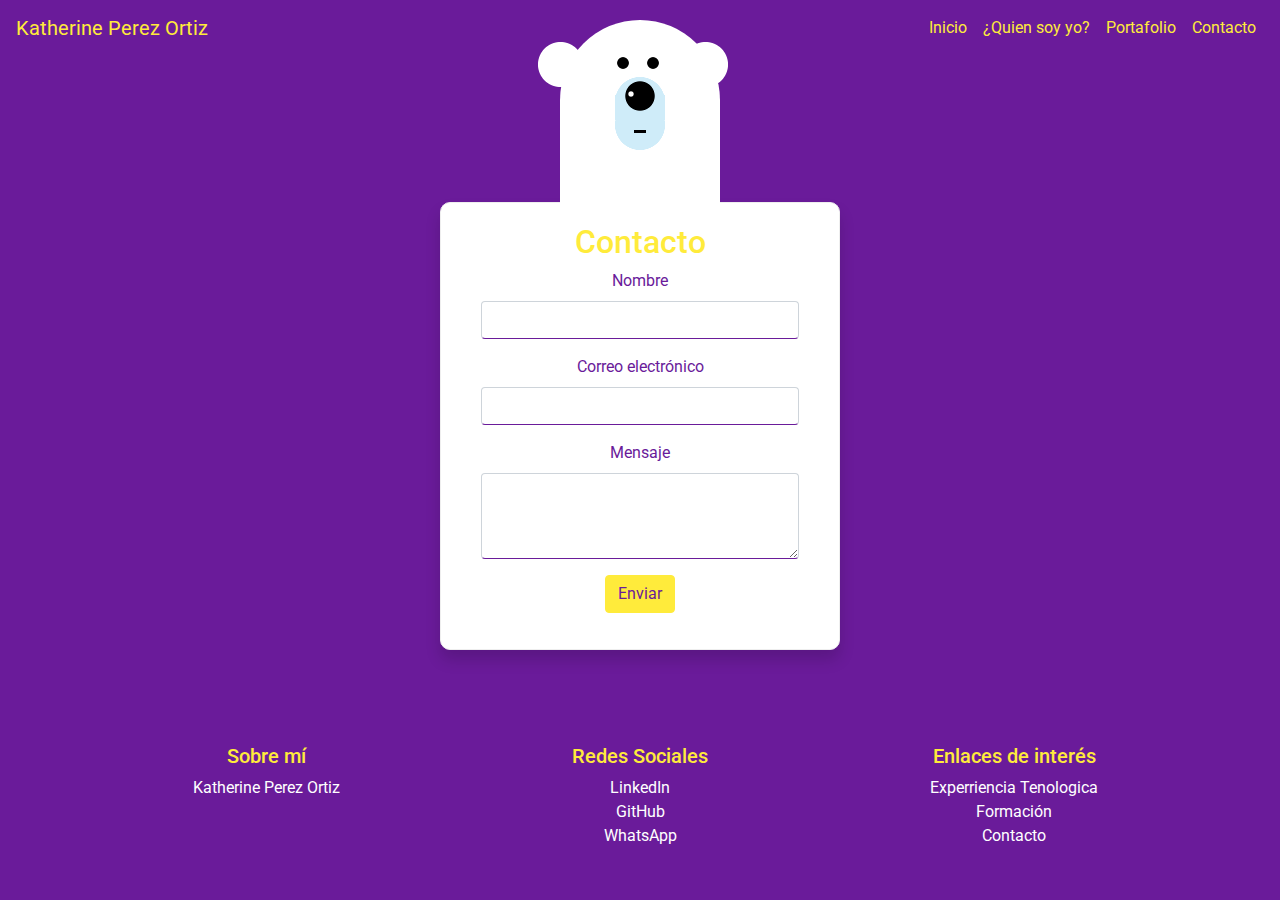
<file: contacto.html>
<!DOCTYPE html>
<html lang="es">
<head>
    <meta charset="UTF-8">
    <meta name="viewport" content="width=device-width, initial-scale=1.0">
    <title>Contacto</title>
    <link rel="icon" href="imagenes/astro.png" type="image/x-icon">
    <link rel="stylesheet" href="https://stackpath.bootstrapcdn.com/bootstrap/4.5.2/css/bootstrap.min.css">
    <link href="https://fonts.googleapis.com/css2?family=Poppins:wght@700&display=swap" rel="stylesheet">
    <style>
        /* Include CSS styles here */
        @import url('https://fonts.googleapis.com/css?family=Dancing+Script|Roboto');

        body {
            background: #6a1b9a;
            text-align: center;
            font-family: 'Roboto', sans-serif;
            color: #ffffff;
        }

        .navbar-light .navbar-brand {
            color: #ffeb3b;
        }

        .navbar-light .navbar-nav .nav-link {
            color: #ffeb3b;
        }

        .btn-custom {
            background-color: #6a1b9a;
            color: #ffeb3b;
        }

        .btn-primary {
            background-color: #ffeb3b;
            border-color: #ffeb3b;
            color: #6a1b9a;
        }

        h2 {
            color: #ffeb3b;
        }

        form {
            max-width: 400px;
            padding: 20px 40px;
            background: #fff;
            margin: 50px auto;
            box-shadow: 0 10px 15px rgba(0, 0, 0, 0.15);
            transition: 0.3s;
            position: relative;
            border: 1px solid #eee;
            border-radius: 10px;
        }

        .form-label {
            color: #6a1b9a;
        }

        .form-control {
            border-bottom: 1px solid #6a1b9a;
        }

        .form-control:focus {
            box-shadow: 0 1px #6a1b9a;
            border-color: #6a1b9a;
        }

        footer {
            background: #6a1b9a;
            color: #ffffff;
            padding: 20px;
        }

        footer a {
            color: #ffeb3b;
        }

        .footer h5 {
            color: #ffeb3b;
        }

        .loader, .panda {
            position: absolute;
            z-index: 10;
        }
  
        .loader {
            width: 160px;
            height: 185px;
            background: #fff;
            border-radius: 100px 100px 0 0;
            top: 20px; /* Ajusta esta posición según sea necesario */
            left: 50%;
            transform: translateX(-50%);
        }

        .loader:after {
            content: "";
            position: absolute;
            width: 100px;
            height: 125px;
            left: 50%;
            top: 25px;
            transform: translateX(-50%);
            background-image: radial-gradient(circle, #000 48%, transparent 55%),
                radial-gradient(circle, #000 48%, transparent 55%),
                radial-gradient(circle, #fff 30%, transparent 45%),
                radial-gradient(circle, #000 48%, transparent 51%),
                linear-gradient(#000 20px, transparent 0),
                linear-gradient(#cfecf9 60px, transparent 0),
                radial-gradient(circle, #cfecf9 50%, transparent 51%),
                radial-gradient(circle, #cfecf9 50%, transparent 51%);
            background-repeat: no-repeat;
            background-size: 16px 16px, 16px 16px, 10px 10px, 42px 42px, 12px 3px,
                50px 25px, 70px 70px, 70px 70px;
            background-position: 25px 10px, 55px 10px, 36px 44px, 50% 30px, 50% 85px,
                50% 50px, 50% 22px, 50% 45px;
            animation: faceLift 3s linear infinite alternate;
        }

        .loader:before {
            content: "";
            position: absolute;
            width: 140%;
            height: 125px;
            left: -20%;
            top: 0;
            background-image: radial-gradient(circle, #fff 48%, transparent 50%),
                radial-gradient(circle, #fff 48%, transparent 50%);
            background-repeat: no-repeat;
            background-size: 65px 65px;
            background-position: 0px 12px, 145px 12px;
            animation: earLift 3s linear infinite alternate;
        }

        @keyframes faceLift {
            0% {
                transform: translateX(-60%);
            }
            100% {
                transform: translateX(-30%);
            }
        }
        @keyframes earLift {
            0% {
                transform: translateX(10px);
            }
            100% {
                transform: translateX(0px);
            }
        }

        .panda {
            top: 0;
            left: 50%;
            transform: translateX(-50%);
            width: 200px;
        }
        .panda .ear, .panda .eye-shade, .panda .eye-white .eye-ball, .panda .nose, .panda .hand, .panda .foot {
            background: #000;
        }
        .panda .eye-white, .panda .face, .panda .body {
            background: #fff;
        }
        .panda .eye-white .eye-ball::after {
            content: '';
            background: #000;
        }

    </style>
</head>
<body>
    <nav class="navbar navbar-expand-lg navbar-light">
        <a class="navbar-brand" href="#">Katherine Perez Ortiz</a>
        <button class="navbar-toggler" type="button" data-toggle="collapse" data-target="#navbarNav" aria-controls="navbarNav" aria-expanded="false" aria-label="Toggle navigation">
            <span class="navbar-toggler-icon"></span>
        </button>
        <div class="collapse navbar-collapse justify-content-end" id="navbarNav">
            <ul class="navbar-nav">
                <li class="nav-item">
                    <a class="nav-link btn-custom" href="index.html">Inicio</a>
                </li>
                <li class="nav-item">
                    <a class="nav-link btn-custom" href="pagina.html">¿Quien soy yo?</a>
                </li>
                <li class="nav-item">
                    <a class="nav-link btn-custom" href="404.html">Portafolio</a>
                </li>
                <li class="nav-item">
                    <a class="nav-link btn-custom" href="contacto.html">Contacto</a>
                </li>
                
            </ul>
            <br>
        </div>
    </nav>

    <div class="panda">
        <div class="ear"></div>
        <div class="face">
            <div class="eye-shade"></div>
            <div class="eye-white">
                <div class="eye-ball"></div>
            </div>
            <div class="eye-shade rgt"></div>
            <div class="eye-white rgt">
                <div class="eye-ball"></div>
            </div>
            <div class="nose"></div>
            <div class="mouth"></div>
        </div>
        <div class="body"></div>
        <div class="foot">
            <div class="finger"></div>
        </div>
        <div class="foot rgt">
            <div class="finger"></div>
        </div>
    </div>
    <span class="loader"></span>
    <br>
    <br>
    <br>
    <br>

    <form id="contactForm">
        <h2>Contacto</h2>
        <div class="form-group">
            <label for="name" class="form-label">Nombre</label>
            <input type="text" class="form-control" id="name" required>
        </div>
        <div class="form-group">
            <label for="email" class="form-label">Correo electrónico</label>
            <input type="email" class="form-control" id="email" required>
        </div>
        <div class="form-group">
            <label for="message" class="form-label">Mensaje</label>
            <textarea class="form-control" id="message" rows="3" required></textarea>
        </div>
        <button type="submit" class="btn btn-primary">Enviar</button>
        <div id="formMessage" class="mt-3"></div>
    </form>
    
    <footer class="footer">
        <div class="container p-4">
            <div class="row">
                <div class="col-lg-4 col-md-12 mb-4 mb-md-0">
                    <h5>Sobre mí</h5>
                    <p>Katherine Perez Ortiz</p>
                </div>
                <div class="col-lg-4 col-md-6 mb-4 mb-md-0">
                    <h5>Redes Sociales</h5>
                    <ul class="list-unstyled mb-0">
                        <li>
                            <a href="#!" class="text-white">LinkedIn</a>
                        </li>
                        <li>
                            <a href="#!" class="text-white">GitHub</a>
                        </li>
                        <li>
                            <a href="#!" class="text-white">WhatsApp</a>
                        </li>
                    </ul>
                </div>
                <div class="col-lg-4 col-md-6 mb-4 mb-md-0">
                    <h5>Enlaces de interés</h5>
                    <ul class="list-unstyled mb-0">
                        <li>
                            <a href="Lenguajes.html" class="text-white">Experriencia Tenologica</a>
                        </li>
                        <li>
                        <a href="#!" class="text-white">Formación</a>
                        </li>
                        <li>
                            <a href="Contacto.html" class="text-white">Contacto</a>
                        </li>
                    </ul>
                </div>
            </div>
        </div>
    </footer>

    <script src="https://code.jquery.com/jquery-3.5.1.slim.min.js"></script>
    <script src="https://cdn.jsdelivr.net/npm/@popperjs/core@2.5.4/dist/umd/popper.min.js"></script>
    <script src="https://stackpath.bootstrapcdn.com/bootstrap/4.5.2/js/bootstrap.min.js"></script>
</body>
</html>
</file>
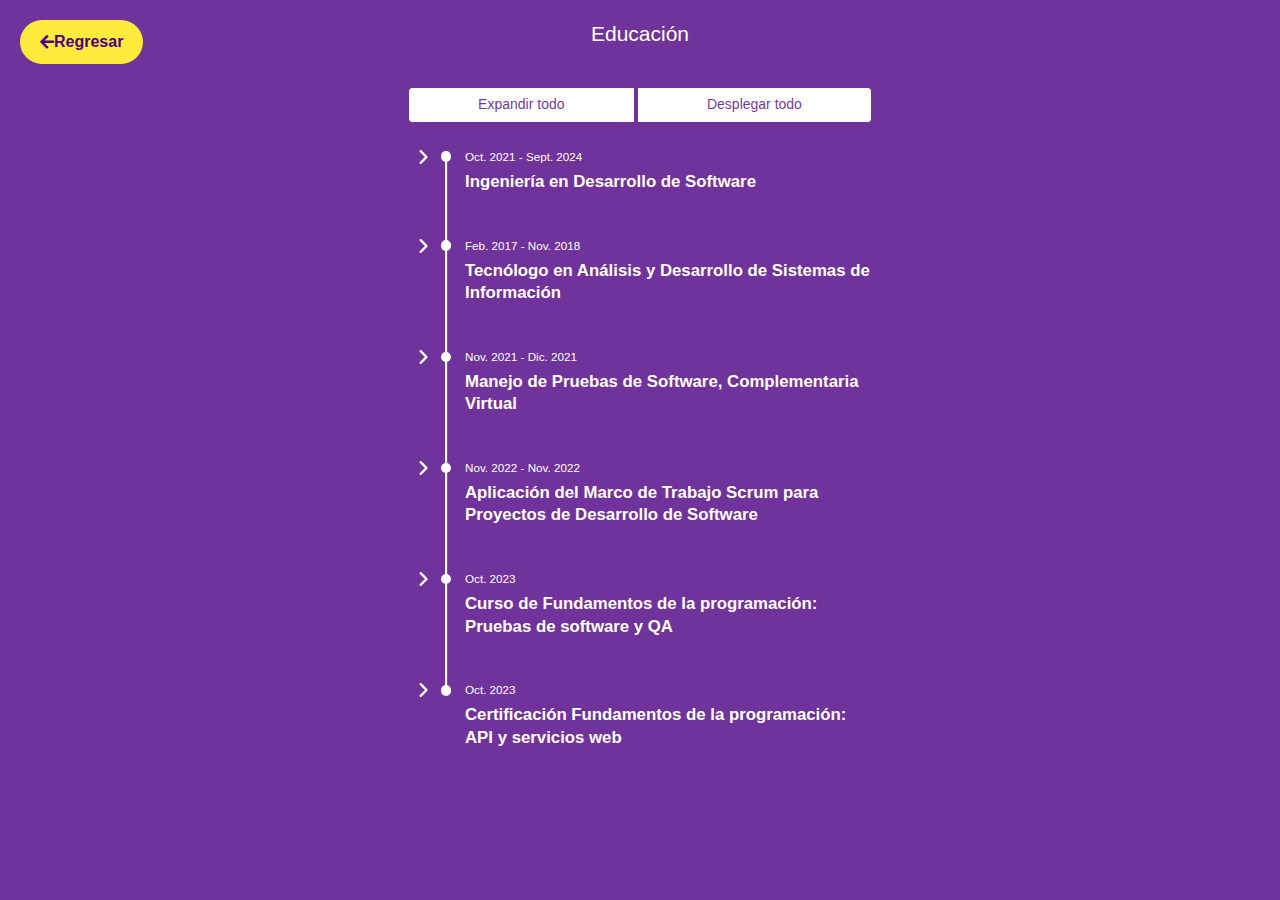
<file: Formacion.html>
<!DOCTYPE html>
<html lang="es">
<head>
    <meta charset="UTF-8">
    <meta name="viewport" content="width=device-width, initial-scale=1.0">
    <title>Formación</title>
    <link rel="icon" href="imagenes/astro.png" type="image/x-icon">
    <link rel="stylesheet" href="CSS/formacion.css">
    <link rel="stylesheet" href="https://stackpath.bootstrapcdn.com/bootstrap/4.5.2/css/bootstrap.min.css">
    <link rel="stylesheet" href="https://cdnjs.cloudflare.com/ajax/libs/font-awesome/5.15.4/css/all.min.css">
    <style>
        * {
            border: 0;
            box-sizing: border-box;
            margin: 0;
            padding: 0;
        }

        :root {
            --bg: rgba(75, 0, 130, 0.8);
            --fg: #fff;
            --primary: hsl(223, 90%, 50%);
            --trans-dur: 0.3s;
            --trans-timing: cubic-bezier(0.65, 0, 0.35, 1);
            font-size: 14px;
            --pastel-blue: #aec6cf;
            --pastel-green: #77dd77;
            --pastel-yellow: #fdfd96;
            --pastel-pink: #ffb7b2;
            --pastel-purple: #cfc1e8;
            --pastel-orange: #ffb347;
        }

        a {
            color: var(--primary);
            transition: color var(--trans-dur);
        }

        body, button {
            color: var(--fg);
            font: 1em/1.5 "IBM Plex Sans", sans-serif;
        }

        body {
            background-color: var(--bg);
            height: 100vh;
            transition: background-color var(--trans-dur), color var(--trans-dur);
        }

        h1 {
            font-size: 1.5em;
            margin: 0 0 3rem;
            padding-top: 1.5rem;
            text-align: center;
        }

        .btn {
            background-color: var(--fg);
            border-radius: 0.25em;
            color: var(--bg);
            cursor: pointer;
            padding: 0.375em 0.75em;
            transition: background-color calc(var(--trans-dur) / 2) linear, color var(--trans-dur);
            -webkit-tap-highlight-color: transparent;
        }

        .btn:hover {
            background-color: hsl(223, 10%, 50%);
        }

        .btn-group {
            display: flex;
            gap: 0.375em;
            margin-bottom: 1.5em;
        }

        .timeline {
            margin: auto;
            padding: 0 1.5em;
            width: 100%;
            max-width: 36em;
        }

        .timeline__arrow {
            background-color: transparent;
            border-radius: 0.25em;
            cursor: pointer;
            flex-shrink: 0;
            margin-inline-end: 0.25em;
            outline: transparent;
            width: 2em;
            height: 2em;
            transition: background-color calc(var(--trans-dur) / 2) linear, color var(--trans-dur);
            -webkit-appearance: none;
            appearance: none;
            -webkit-tap-highlight-color: transparent;
        }

        .timeline__arrow:focus-visible, .timeline__arrow:hover {
            background-color: hsl(223, 10%, 50%, 0.4);
        }

        .timeline__arrow-icon {
            display: block;
            pointer-events: none;
            transform: rotate(-90deg);
            transition: transform var(--trans-dur) var(--trans-timing);
            width: 100%;
            height: auto;
        }

        .timeline__date {
            font-size: 0.833em;
            line-height: 2.4;
        }

        .timeline__dot {
            background-color: currentColor;
            border-radius: 50%;
            display: inline-block;
            flex-shrink: 0;
            margin: 0.625em 0;
            margin-inline-end: 1em;
            position: relative;
            width: 0.75em;
            height: 0.75em;
        }

        .timeline__item {
            position: relative;
            padding-bottom: 2.25em;
        }

        .timeline__item:not(:last-child):before {
            background-color: currentColor;
            content: "";
            display: block;
            position: absolute;
            top: 1em;
            left: 2.625em;
            width: 0.125em;
            height: 100%;
            transform: translateX(-50%);
        }

        [dir="rtl"] .timeline__arrow-icon {
            transform: rotate(90deg);
        }

        [dir="rtl"] .timeline__item:not(:last-child):before {
            right: 2.625em;
            left: auto;
            transform: translateX(50%);
        }

        .timeline__item-header {
            display: flex;
        }

        .timeline__item-body {
            border-radius: 0.375em;
            overflow: hidden;
            margin-top: 0.5em;
            margin-inline-start: 4em;
            height: 0;
        }

        .timeline__item-body-content {
            background-color: hsl(223, 10%, 50%, 0.2);
            color: #000;
            opacity: 0;
            padding: 0.5em 0.75em;
            visibility: hidden;
            transition: opacity var(--trans-dur) var(--trans-timing), visibility var(--trans-dur) steps(1, end);
        }

        .timeline__meta {
            width: 100%;
        }

        .timeline__title {
            font-size: 1.2em;
            line-height: 1.333;
        }

        .timeline__item-body--expanded {
            height: auto;
        }

        .timeline__item-body--expanded .timeline__item-body-content {
            opacity: 1;
            visibility: visible;
            transition-delay: var(--trans-dur), 0s;
        }

        .timeline__arrow[aria-expanded="true"] .timeline__arrow-icon {
            transform: rotate(0);
        }

        .btn-back {
            display: inline-flex;
            align-items: center;
            justify-content: center;
            padding: 10px 20px;
            background-color: #ffeb3b;
            color: #4b0082;
            border: none;
            border-radius: 25px;
            font-size: 16px;
            font-weight: 600;
            text-decoration: none;
            position: absolute;
            top: 20px;
            left: 20px;
            transition: background-color 0.3s ease;
        }

        .timeline__item:nth-child(1) .timeline__item-body-content {
            background-color: var(--pastel-blue);
        }

        .timeline__item:nth-child(2) .timeline__item-body-content {
            background-color: var(--pastel-green);
        }

        .timeline__item:nth-child(3) .timeline__item-body-content {
            background-color: var(--pastel-yellow);
        }

        .timeline__item:nth-child(4) .timeline__item-body-content {
            background-color: var(--pastel-pink);
        }

        .timeline__item:nth-child(5) .timeline__item-body-content {
            background-color: var(--pastel-purple);
        }

        .timeline__item:nth-child(6) .timeline__item-body-content {
            background-color: var(--pastel-orange);
        }
    </style>
</head>
<body>
    <a href="index.html" class="btn-back"><i class="fas fa-arrow-left"></i> Regresar</a>
    <svg display="none">
        <symbol id="arrow">
            <polyline points="7 10,12 15,17 10" fill="none" stroke="currentcolor" stroke-linecap="round" stroke-linejoin="round" stroke-width="2" />
        </symbol>
    </svg>
    <h1>Educación</h1>
    <div id="timeline" class="timeline">
        <div class="btn-group">
            <button class="btn" type="button" data-action="expand">Expandir todo</button>
            <button class="btn" type="button" data-action="collapse">Desplegar todo</button>
        </div>
        <div class="timeline__item">
            <div class="timeline__item-header">
                <button class="timeline__arrow" type="button" id="item1" aria-labelledby="item1-name" aria-expanded="false" aria-controls="item1-ctrld" aria-haspopup="true" data-item="1">
                    <svg class="timeline__arrow-icon" viewBox="0 0 24 24" width="24px" height="24px">
                        <use href="#arrow" />
                    </svg>
                </button>
                <span class="timeline__dot"></span>
                <span id="item1-name" class="timeline__meta">
                    <time class="timeline__date" datetime="2021-10-01">Oct. 2021 - Sept. 2024</time><br>
                    <strong class="timeline__title">Ingeniería en Desarrollo de Software</strong>
                </span>
            </div>
            <div class="timeline__item-body" id="item1-ctrld" role="region" aria-labelledby="item1" aria-hidden="true">
                <div class="timeline__item-body-content">
                    <p class="timeline__item-p">Corporación Universitaria Iberoamericana. En curso y en proceso de grado. <strong>2024</strong><br>Diplomado en desarrollo web</p>
                </div>
            </div>
        </div>
        <div class="timeline__item">
            <div class="timeline__item-header">
                <button class="timeline__arrow" type="button" id="item2" aria-labelledby="item2-name" aria-expanded="false" aria-controls="item2-ctrld" aria-haspopup="true" data-item="2">
                    <svg class="timeline__arrow-icon" viewBox="0 0 24 24" width="24px" height="24px">
                        <use href="#arrow" />
                    </svg>
                </button>
                <span class="timeline__dot"></span>
                <span id="item2-name" class="timeline__meta">
                    <time class="timeline__date" datetime="2017-02-01">Feb. 2017 - Nov. 2018</time><br>
                    <strong class="timeline__title">Tecnólogo en Análisis y Desarrollo de Sistemas de Información</strong>
                </span>
            </div>
            <div class="timeline__item-body" id="item2-ctrld" role="region" aria-labelledby="item2" aria-hidden="true">
                <div class="timeline__item-body-content">
                    <p class="timeline__item-p">Graduada del Servicio Nacional de Aprendizaje (SENA).</p>
                </div>
            </div>
        </div>
        <div class="timeline__item">
            <div class="timeline__item-header">
                <button class="timeline__arrow" type="button" id="item3" aria-labelledby="item3-name" aria-expanded="false" aria-controls="item3-ctrld" aria-haspopup="true" data-item="3">
                    <svg class="timeline__arrow-icon" viewBox="0 0 24 24" width="24px" height="24px">
                        <use href="#arrow" />
                    </svg>
                </button>
                <span class="timeline__dot"></span>
                <span id="item3-name" class="timeline__meta">
                    <time class="timeline__date" datetime="2021-11-01">Nov. 2021 - Dic. 2021</time><br>
                    <strong class="timeline__title">Manejo de Pruebas de Software, Complementaria Virtual</strong>
                </span>
            </div>
            <div class="timeline__item-body" id="item3-ctrld" role="region" aria-labelledby="item3" aria-hidden="true">
                <div class="timeline__item-body-content">
                    <p class="timeline__item-p">Complementaria Servicio Nacional de Aprendizaje (SENA).</p>
                </div>
            </div>
        </div>
        <div class="timeline__item">
            <div class="timeline__item-header">
                <button class="timeline__arrow" type="button" id="item4" aria-labelledby="item4-name" aria-expanded="false" aria-controls="item4-ctrld" aria-haspopup="true" data-item="4">
                    <svg class="timeline__arrow-icon" viewBox="0 0 24 24" width="24px" height="24px">
                        <use href="#arrow" />
                    </svg>
                </button>
                <span class="timeline__dot"></span>
                <span id="item4-name" class="timeline__meta">
                    <time class="timeline__date" datetime="2022-11-01">Nov. 2022 - Nov. 2022</time><br>
                    <strong class="timeline__title">Aplicación del Marco de Trabajo Scrum para Proyectos de Desarrollo de Software</strong>
                </span>
            </div>
            <div class="timeline__item-body" id="item4-ctrld" role="region" aria-labelledby="item4" aria-hidden="true">
                <div class="timeline__item-body-content">
                    <p class="timeline__item-p">Complementaria Servicio Nacional de Aprendizaje (SENA).</p>
                </div>
            </div>
        </div>
        <div class="timeline__item">
            <div class="timeline__item-header">
                <button class="timeline__arrow" type="button" id="item5" aria-labelledby="item5-name" aria-expanded="false" aria-controls="item5-ctrld" aria-haspopup="true" data-item="5">
                    <svg class="timeline__arrow-icon" viewBox="0 0 24 24" width="24px" height="24px">
                        <use href="#arrow" />
                    </svg>
                </button>
                <span class="timeline__dot"></span>
                <span id="item5-name" class="timeline__meta">
                    <time class="timeline__date" datetime="2023-01-01"> Oct. 2023</time><br>
                    <strong class="timeline__title">Curso de Fundamentos de la programación: Pruebas de software y QA</strong>
                </span>
            </div>
            <div class="timeline__item-body" id="item5-ctrld" role="region" aria-labelledby="item5" aria-hidden="true">
                <div class="timeline__item-body-content">
                    <p class="timeline__item-p">LinkedIn, curso online.</p>
                </div>
            </div>
        </div>
        <div class="timeline__item">
            <div class="timeline__item-header">
                <button class="timeline__arrow" type="button" id="item6" aria-labelledby="item6-name" aria-expanded="false" aria-controls="item6-ctrld" aria-haspopup="true" data-item="6">
                    <svg class="timeline__arrow-icon" viewBox="0 0 24 24" width="24px" height="24px">
                        <use href="#arrow" />
                    </svg>
                </button>
                <span class="timeline__dot"></span>
                <span id="item6-name" class="timeline__meta">
                    <time class="timeline__date" datetime="2023-03-01">Oct. 2023</time><br>
                    <strong class="timeline__title">Certificación Fundamentos de la programación: API y servicios web</strong>
                </span>
            </div>
            <div class="timeline__item-body" id="item6-ctrld" role="region" aria-labelledby="item6" aria-hidden="true">
                <div class="timeline__item-body-content">
                    <p class="timeline__item-p">LinkedIn, curso online.</p>
                </div>
            </div>
        </div>
    </div>

    <script>
        (function () {
            'use strict';

            var timelineItems = document.querySelectorAll('.timeline__item');
            var expandButton = document.querySelector('[data-action="expand"]');
            var collapseButton = document.querySelector('[data-action="collapse"]');

            function toggleItem(event) {
                var button = event.currentTarget;
                var isExpanded = button.getAttribute('aria-expanded') === 'true';
                var itemId = button.getAttribute('data-item');
                var content = document.getElementById('item' + itemId + '-ctrld');

                button.setAttribute('aria-expanded', !isExpanded);
                content.setAttribute('aria-hidden', isExpanded);

                content.classList.toggle('timeline__item-body--expanded');
            }

            function expandAll() {
                timelineItems.forEach(function (item) {
                    var button = item.querySelector('.timeline__arrow');
                    var content = item.querySelector('.timeline__item-body');
                    button.setAttribute('aria-expanded', true);
                    content.setAttribute('aria-hidden', false);
                    content.classList.add('timeline__item-body--expanded');
                });
            }

            function collapseAll() {
                timelineItems.forEach(function (item) {
                    var button = item.querySelector('.timeline__arrow');
                    var content = item.querySelector('.timeline__item-body');
                    button.setAttribute('aria-expanded', false);
                    content.setAttribute('aria-hidden', true);
                    content.classList.remove('timeline__item-body--expanded');
                });
            }

            timelineItems.forEach(function (item) {
                var button = item.querySelector('.timeline__arrow');
                button.addEventListener('click', toggleItem);
            });

            expandButton.addEventListener('click', expandAll);
            collapseButton.addEventListener('click', collapseAll);
        })();
    </script>
</body>
</html>
</file>
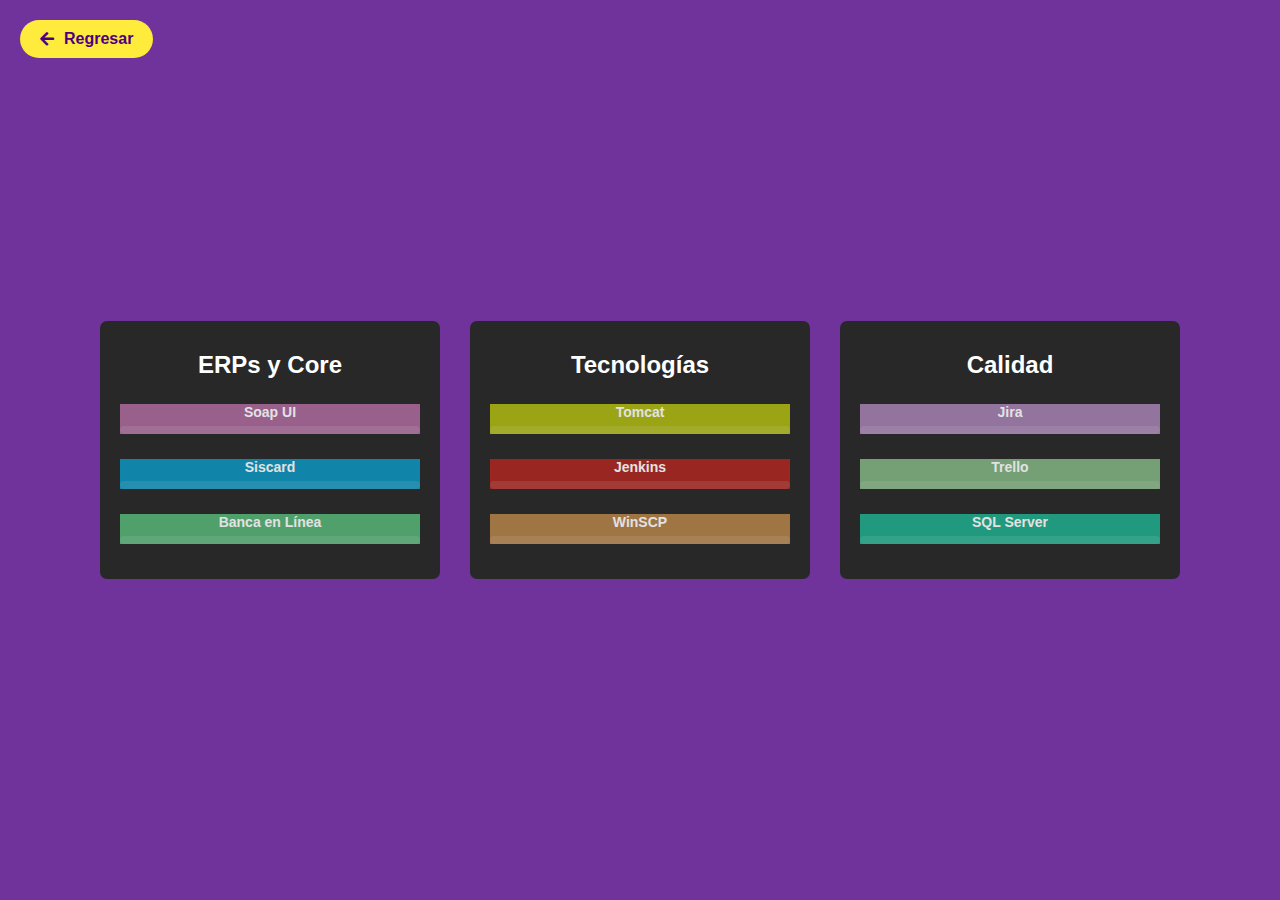
<file: lenguajes.html>
<!DOCTYPE html>
<html lang="es">
<head>
    <meta charset="UTF-8">
    <title>Expreciencias tecnologicas</title>
    <link rel="icon" href="imagenes/astro.png" type="image/x-icon">
    <link rel="stylesheet" href="CSS/lenguajes.css">
    <link rel="stylesheet" href="https://cdnjs.cloudflare.com/ajax/libs/font-awesome/5.15.4/css/all.min.css">
</head>
<body>
    <!-- Botón para regresar a la página anterior -->
    <a href="index.html" class="btn-back"><i class="fas fa-arrow-left"></i> Regresar</a>

    <div class="container">
        <h2 class="title-white">ERPs y Core</h2>
        
        <!-- Primer conjunto de tarjetas -->
        <div class="skill-box purple-card">
          <span class="title">Soap UI</span>
      
          <div class="skill-bar">
            <span class="skill-per html">
              <span class="tooltip">20%</span>
            </span>
          </div>
        </div>
      
        <div class="skill-box blue-card">
          <span class="title">Siscard</span>
      
          <div class="skill-bar">
            <span class="skill-per scss">
              <span class="tooltip">10%</span>
            </span>
          </div>
        </div>
        
        <div class="skill-box green-card">
          <span class="title">Banca en Línea</span>
          <div class="skill-bar">
            <span class="skill-per Boostrap">
              <span class="tooltip">50%</span>
            </span>
          </div>
        </div>
      </div>

      <!-- Segundo conjunto de tarjetas -->
      <div class="container">
        <h2 class="title-white">Tecnologías</h2>
        
        <div class="skill-box yellow-card">
          <span class="title">Tomcat</span>
          <div class="skill-bar">
            <span class="skill-per html">
              <span class="tooltip">45%</span>
            </span>
          </div>
        </div>
      
        <div class="skill-box red-card">
          <span class="title">Jenkins</span>
          <div class="skill-bar">
            <span class="skill-per scss">
              <span class="tooltip">40%</span>
            </span>
          </div>
        </div>
        
        <div class="skill-box orange-card">
          <span class="title">WinSCP</span>
          <div class="skill-bar">
            <span class="skill-per Boostrap">
              <span class="tooltip">50%</span>
            </span>
            
          </div>
        </div>
      </div>


      <!-- tecer  conjunto de tarjetas -->
      <div class="container">
        <h2 class="title-white">Calidad</h2>
        
        <div class="skill-box lila-card">
          <span class="title">Jira</span>
          <div class="skill-bar">
            <span class="skill-per html">
              <span class="tooltip">45%</span>
            </span>
          </div>
        </div>
      
        <div class="skill-box verde-card">
          <span class="title">Trello</span>
          <div class="skill-bar">
            <span class="skill-per scss">
              <span class="tooltip">40%</span>
            </span>
          </div>
        </div>
        
        <div class="skill-box blanco-card">
          <span class="title">SQL Server</span>
          <div class="skill-bar">
            <span class="skill-per Boostrap">
              <span class="tooltip">50%</span>
            </span>
            
          </div>
        </div>
      </div>
</body>
</html>
</file>
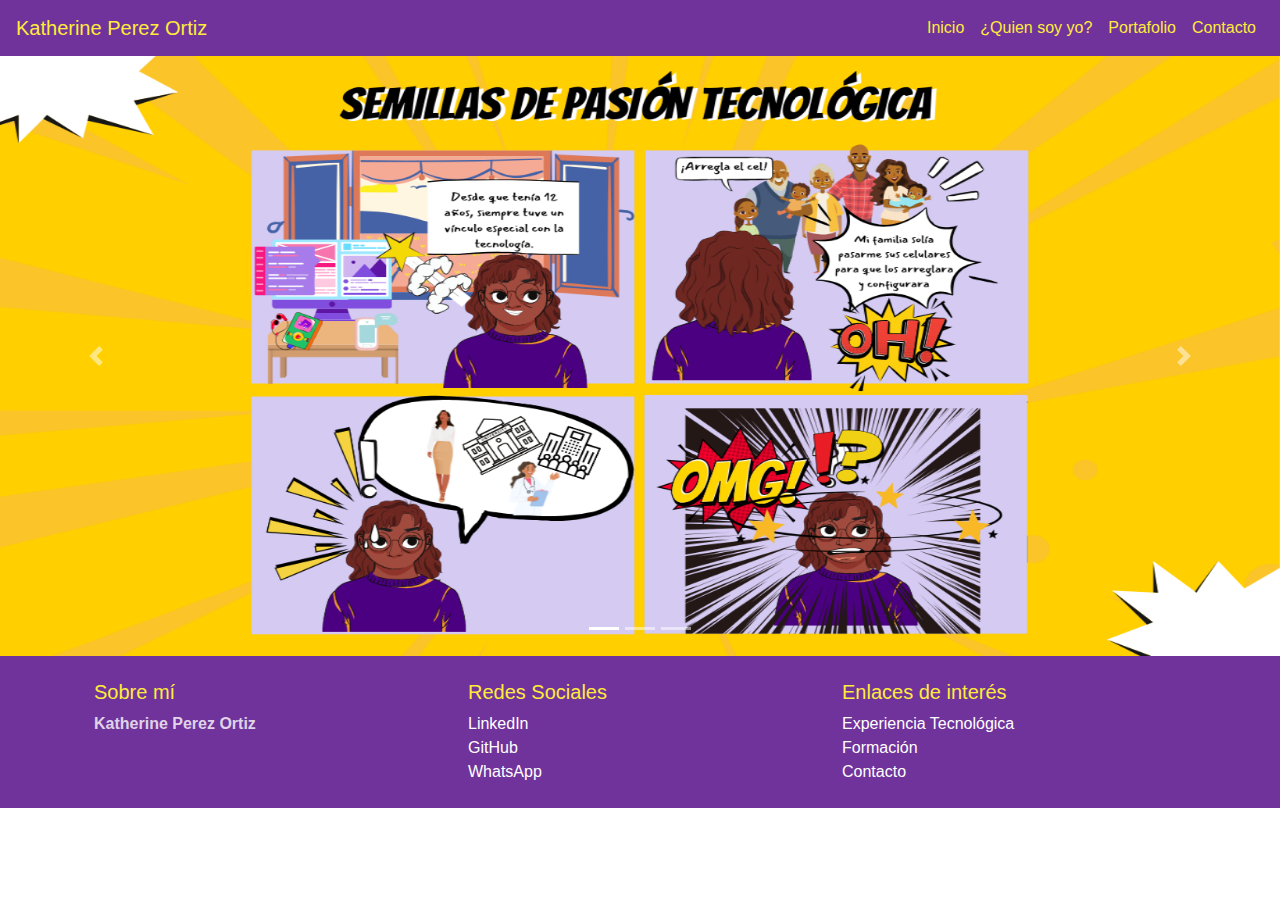
<file: pagina.html>
<!DOCTYPE html>
<html lang="es">
<head>
    <meta charset="UTF-8">
    <meta name="viewport" content="width=device-width, initial-scale=1.0">
    <title>Sobre Mi</title>
    <link rel="stylesheet" href="CSS/paginastyle.css">
    <link rel="icon" href="imagenes/astro.png" type="image/x-icon">
    <link rel="stylesheet" href="https://stackpath.bootstrapcdn.com/bootstrap/4.5.2/css/bootstrap.min.css">
    <link href="https://fonts.googleapis.com/css2?family=Poppins:wght@700&display=swap" rel="stylesheet">
    <!-- Font Awesome -->
    <link rel="stylesheet" href="https://cdnjs.cloudflare.com/ajax/libs/font-awesome/5.15.4/css/all.min.css">
</head>
<body>
    <nav class="navbar navbar-expand-lg navbar-light">
        <a class="navbar-brand" href="#">Katherine Perez Ortiz</a>
        <button class="navbar-toggler" type="button" data-toggle="collapse" data-target="#navbarNav" aria-controls="navbarNav" aria-expanded="false" aria-label="Toggle navigation">
            <span class="navbar-toggler-icon"></span>
        </button>
        <div class="collapse navbar-collapse justify-content-end" id="navbarNav">
            <ul class="navbar-nav">
                <li class="nav-item">
                    <a class="nav-link btn-custom" href="index.html">Inicio</a>
                </li>
                <li class="nav-item">
                    <a class="nav-link btn-custom" href="pagina.html">¿Quien soy yo?</a>
                </li>
                <li class="nav-item">
                    <a class="nav-link btn-custom" href="404.html">Portafolio</a>
                </li>
                <li class="nav-item">
                    <a class="nav-link btn-custom" href="contacto.html">Contacto</a>
                </li>
                
            </ul>
            <br>
        </div>
    </nav>
    <div id="carouselExampleIndicators" class="carousel slide" data-ride="carousel"data-interval="8000">
        <ol class="carousel-indicators">
            <li data-target="#carouselExampleIndicators" data-slide-to="0" class="active"></li>
            <li data-target="#carouselExampleIndicators" data-slide-to="1"></li>
            <li data-target="#carouselExampleIndicators" data-slide-to="2"></li>
        </ol>
        <div class="carousel-inner">
            <div class="carousel-item active">
                <img src="imagenes/1.png" class="d-block w-100" alt="...">
            </div>
            <div class="carousel-item">
                <img src="imagenes/2.png" class="d-block w-100" alt="...">
            </div>
            <div class="carousel-item">
                <img src="imagenes/3.png" class="d-block w-100" alt="...">
            </div>
        </div>
        <a class="carousel-control-prev" href="#carouselExampleIndicators" role="button" data-slide="prev">
            <span class="carousel-control-prev-icon" aria-hidden="true"></span>
            <span class="sr-only">Previous</span>
        </a>
        <a class="carousel-control-next" href="#carouselExampleIndicators" role="button" data-slide="next">
            <span class="carousel-control-next-icon" aria-hidden="true"></span>
            <span class="sr-only">Next</span>
        </a>
    </div>
  

    <footer class="footer">
        <div class="container p-4">
            <div class="row">
                <div class="col-lg-4 col-md-12 mb-4 mb-md-0">
                    <h5>Sobre mí</h5>
                    <p>Katherine Perez Ortiz</p>
                </div>
                <div class="col-lg-4 col-md-6 mb-4 mb-md-0">
                    <h5>Redes Sociales</h5>
                    <ul class="list-unstyled mb-0">
                        <li><a href="#!" class="https://www.linkedin.com/in/ktpo/">LinkedIn</a></li>
                        <li><a href="#!" class="https://github.com/ktperez">GitHub</a></li>
                        <li><a href="#!" class="https://wa.link/59j06w">WhatsApp</a></li>
                    </ul>
                </div>
                <div class="col-lg-4 col-md-6 mb-4 mb-md-0">
                    <h5>Enlaces de interés</h5>
                    <ul class="list-unstyled mb-0">
                        <li><a href="Lenguajes.html" class="text-white">Experiencia Tecnológica</a></li>
                        <li><a href="#!" class="text-white">Formación</a></li>
                        <li><a href="Contacto.html" class="text-white">Contacto</a></li>
                    </ul>
                </div>
            </div>
        </div>
    </footer>

    <script src="https://code.jquery.com/jquery-3.5.1.slim.min.js"></script>
    <script src="https://cdn.jsdelivr.net/npm/@popperjs/core@2.5.4/dist/umd/popper.min.js"></script>
    <script src="https://stackpath.bootstrapcdn.com/bootstrap/4.5.2/js/bootstrap.min.js"></script>
</body>
</html>
</file>
<file: CSS/formacion.css>
* {
	border: 0;
	box-sizing: border-box;
	margin: 0;
	padding: 0;
}
:root {
	--hue: 223;
	--bg: hsl(var(--hue), 10%, 90%);
	--fg: hsl(var(--hue), 10%, 10%);
	--primary: hsl(var(--hue), 90%, 50%);
	--trans-dur: 0.3s;
	--trans-timing: cubic-bezier(0.65, 0, 0.35, 1);
	font-size: calc(16px + (24 - 16) * (100vw - 320px) / (2560 - 320));
}
a {
	color: var(--primary);
	transition: color var(--trans-dur);
}
body,
button {
	color: var(--fg);
	font: 1em/1.5 "IBM Plex Sans", sans-serif;
}
body {
	background-color: var(--bg);
	height: 100vh;
	transition: background-color var(--trans-dur), color var(--trans-dur);
}
h1 {
	font-size: 2em;
	margin: 0 0 3rem;
	padding-top: 1.5rem;
	text-align: center;
}
.btn {
	background-color: var(--fg);
	border-radius: 0.25em;
	color: var(--bg);
	cursor: pointer;
	padding: 0.375em 0.75em;
	transition: background-color calc(var(--trans-dur) / 2) linear,
		color var(--trans-dur);
	-webkit-tap-highlight-color: transparent;
}
.btn:hover {
	background-color: hsl(var(--hue), 10%, 50%);
}
.btn-group {
	display: flex;
	gap: 0.375em;
	margin-bottom: 1.5em;
}
.timeline {
	margin: auto;
	padding: 0 1.5em;
	width: 100%;
	max-width: 36em;
}
.timeline__arrow {
	background-color: transparent;
	border-radius: 0.25em;
	cursor: pointer;
	flex-shrink: 0;
	margin-inline-end: 0.25em;
	outline: transparent;
	width: 2em;
	height: 2em;
	transition: background-color calc(var(--trans-dur) / 2) linear,
		color var(--trans-dur);
	-webkit-appearance: none;
	appearance: none;
	-webkit-tap-highlight-color: transparent;
}
.timeline__arrow:focus-visible,
.timeline__arrow:hover {
	background-color: hsl(var(--hue), 10%, 50%, 0.4);
}
.timeline__arrow-icon {
	display: block;
	pointer-events: none;
	transform: rotate(-90deg);
	transition: transform var(--trans-dur) var(--trans-timing);
	width: 100%;
	height: auto;
}
.timeline__date {
	font-size: 0.833em;
	line-height: 2.4;
}
.timeline__dot {
	background-color: currentColor;
	border-radius: 50%;
	display: inline-block;
	flex-shrink: 0;
	margin: 0.625em 0;
	margin-inline-end: 1em;
	position: relative;
	width: 0.75em;
	height: 0.75em;
}
.timeline__item {
	position: relative;
	padding-bottom: 2.25em;
}
.timeline__item:not(:last-child):before {
	background-color: currentColor;
	content: "";
	display: block;
	position: absolute;
	top: 1em;
	left: 2.625em;
	width: 0.125em;
	height: 100%;
	transform: translateX(-50%);
}
[dir="rtl"] .timeline__arrow-icon {
	transform: rotate(90deg);
}
[dir="rtl"] .timeline__item:not(:last-child):before {
	right: 2.625em;
	left: auto;
	transform: translateX(50%);
}
.timeline__item-header {
	display: flex;
}
.timeline__item-body {
	border-radius: 0.375em;
	overflow: hidden;
	margin-top: 0.5em;
	margin-inline-start: 4em;
	height: 0;
}
.timeline__item-body-content {
	background-color: rgba(75, 0, 130, 0.8); /* Fondo color morado */
	color: white; /* Texto blanco */
	opacity: 0;
	padding: 0.5em 0.75em;
	visibility: hidden;
	transition: opacity var(--trans-dur) var(--trans-timing),
		visibility var(--trans-dur) steps(1, end);
}
.timeline__meta {
	width: 100%;
}
.timeline__title {
	font-size: 1.5em;
	line-height: 1.333;
}
/* Expanded state */
.timeline__item-body--expanded {
	height: auto;
}
.timeline__item-body--expanded .timeline__item-body-content {
	opacity: 1;
	visibility: visible;
	transition-delay: var(--trans-dur), 0s;
}
.timeline__arrow[aria-expanded="true"] .timeline__arrow-icon {
	transform: rotate(0);
}

/* Dark theme */
@media (prefers-color-scheme: dark) {
	:root {
		--bg: hsl(var(--hue), 10%, 10%);
		--fg: hsl(var(--hue), 10%, 90%);
		--primary: hsl(var(--hue), 90%, 70%);
	}
}
</file>
<file: CSS/lenguajes.css>
body{
  background: rgba(75, 0, 130, 0.8);
  text-align: center;
  font-family: 'Roboto', sans-serif;;
  display: flex;
  align-items: center;
  justify-content: center;
  margin: auto;
  flex-wrap: wrap;
  box-sizing : border-box;
  height: 100vh;
  padding: 30px;
}

.margin{
    margin: 25px;
}



.btn-back {
  display: inline-flex;
  align-items: center;
  justify-content: center;
  padding: 10px 20px;
  background-color: #ffeb3b; /* Color amarillo */
  color: #4b0082; /* Color morado */
  border: none;
  border-radius: 25px;
  font-size: 16px;
  font-weight: 700;
  text-decoration: none;
  position: absolute;
  top: 20px;
  left: 20px;
  transition: background-color 0.3s ease;
}

.btn-back i {
  margin-right: 10px;
}

.btn-back:hover {
  background-color: #ffeb3b; /* Amarillo más oscuro */
}

.container {
  position: relative;
  max-width: 300px;
  width: 100%;
  background: #282828;
  margin: 0 15px;
  padding: 10px 20px;
  border-radius: 7px;
}

.container .skill-box {
  width: 100%;
  margin: 25px 0;
}

.skill-box .title {
  display: block;
  font-size: 14px;
  font-weight: 600;
  color: rgb(226, 226, 226);
}

.skill-box .skill-bar {
  height: 8px;
  width: 100%;
  border-radius: 6px;
  margin-top: 6px;
  background: rgba(236, 236, 236, 0.1);
}

.skill-bar .skill-per {
  position: relative;
  display: block;
  height: 100%;
  width: 90%;
  border-radius: 6px;
  background: rgb(226, 226, 226);
  animation: progress 0.4s ease-in-out forwards;
  opacity: 0;
}

.skill-per.html {
  /*progreso de las diferentes lenguajes*/
  width: 70%;
  animation-delay: 0.1s;
}

.skill-per.scss {
  /*progreso de las diferentes lenguajes*/
  width: 80%;
  animation-delay: 0.1s;
}

.skill-per.Boostrap {
  /*progreso de las diferentes lenguajes*/
  width: 50%;
  animation-delay: 0.2s;
}

@keyframes progress {
  0% {
    width: 0;
    opacity: 1;
  }

  100% {
    opacity: 1;
  }
}

.skill-per .tooltip {
  position: absolute;
  right: -14px;
  top: -28px;
  font-size: 9px;
  font-weight: 500;
  color: rgb(0, 0, 0);
  font-weight: bold;
  padding: 2px 6px;
  border-radius: 3px;
  background: rgb(226, 226, 226);
  z-index: 1;
}

.tooltip::before {
  content: "";
  position: absolute;
  left: 50%;
  bottom: -2px;
  height: 10px;
  width: 10px;
  z-index: -1;
  background-color: rgb(226, 226, 226);
  transform: translateX(-50%) rotate(45deg);
}

.title-white {
  color: #ffffff; /* Color blanco para el título */
}



.purple-card {
  background-color: rgba(228, 134, 207, 0.6); /* Morado con opacidad */
}

.blue-card {
  background-color: rgba(0, 195, 255, 0.6); /* Azul con opacidad */
}

.green-card {
  background-color: rgba(107, 240, 151, 0.6); /* Verde con opacidad */
}

.yellow-card{

background-color: rgba(231, 247, 8, 0.6);
}


.red-card{

  background-color: rgba(230, 37, 30, 0.6);
  }

.orange-card{

background-color: rgba(240, 168, 87, 0.6);

}

.lila-card{

background-color: rgba(218, 166, 238, 0.6);
  
  }

.verde-card{

background-color: rgba(168, 238, 166, 0.6);
    
    }

.blanco-card{

  background-color: rgba(27, 228, 184, 0.6);
      
  }
</file>
<file: CSS/paginastyle.css>
@import url('https://fonts.googleapis.com/css2?family=Poppins:wght@700&display=swap');

body {
    font-family: 'Roboto', sans-serif;
    background-color: rgba(75, 0, 130, 0.8);
    background-size: cover;
    color: rgba(75, 0, 130, 0.8);
    margin: 0; /* Elimina el margen predeterminado del body */
    padding: 0; /* Elimina el relleno predeterminado del body */
    height: 100vh; /* Ajusta el body para ocupar toda la altura de la ventana del navegador */
    overflow-x: hidden; /* Evita la barra de desplazamiento horizontal */
}

h2, p {
    font-weight: 800; /* Negrita */
}

.navbar {
    background-color: rgba(75, 0, 130, 0.8); /* Morado con opacidad */
}

.navbar-brand, .nav-link {
    color: #ffeb3b !important; /* Amarillo */
    font-family: 'Roboto', sans-serif; /* Tamaño uniforme */
}

.carousel-inner img {
    max-height: 600px; /* Ajusta la altura máxima según sea necesario */
    width: auto; /* Para mantener la proporción de aspecto */
    margin: auto; /* Centra la imagen horizontalmente */
}

section h2 {
    color: #ffeb3b; /* Amarillo */
}

section p {
    color: #ffffff;
}

footer {
    background-color: rgba(75, 0, 130, 0.8); /* Morado con opacidad */
    color: #fff;
}

footer h5, footer p, footer a {
    color: #ffffffcb;
}

section h2::after {
    content: '';
    display: block;
    width: 50%;
    height: 2px;
    background-color: #ff1493; /* Rosado */
    margin: 10px 0;
}

.fade-in {
    opacity: 0;
    transition: opacity 1s ease-in-out;
}

.fade-in.visible {
    opacity: 1;
}

.form-control.is-valid {
    border-color: #28a745;
}

.form-control.is-invalid {
    border-color: #dc3545;
}

.is-invalid {
    border-color: #dc3545;
}

.is-valid {
    border-color: #28a745;
}

/* Estilos adicionales para los títulos específicos */
.navbar-brand {
    color: #ffeb3b !important; /* Amarillo */
}

.footer h5 {
    color: #ffeb3b; /* Amarillo */
}

.footer a {
    color: #fff; /* Blanco */
}
</file>
